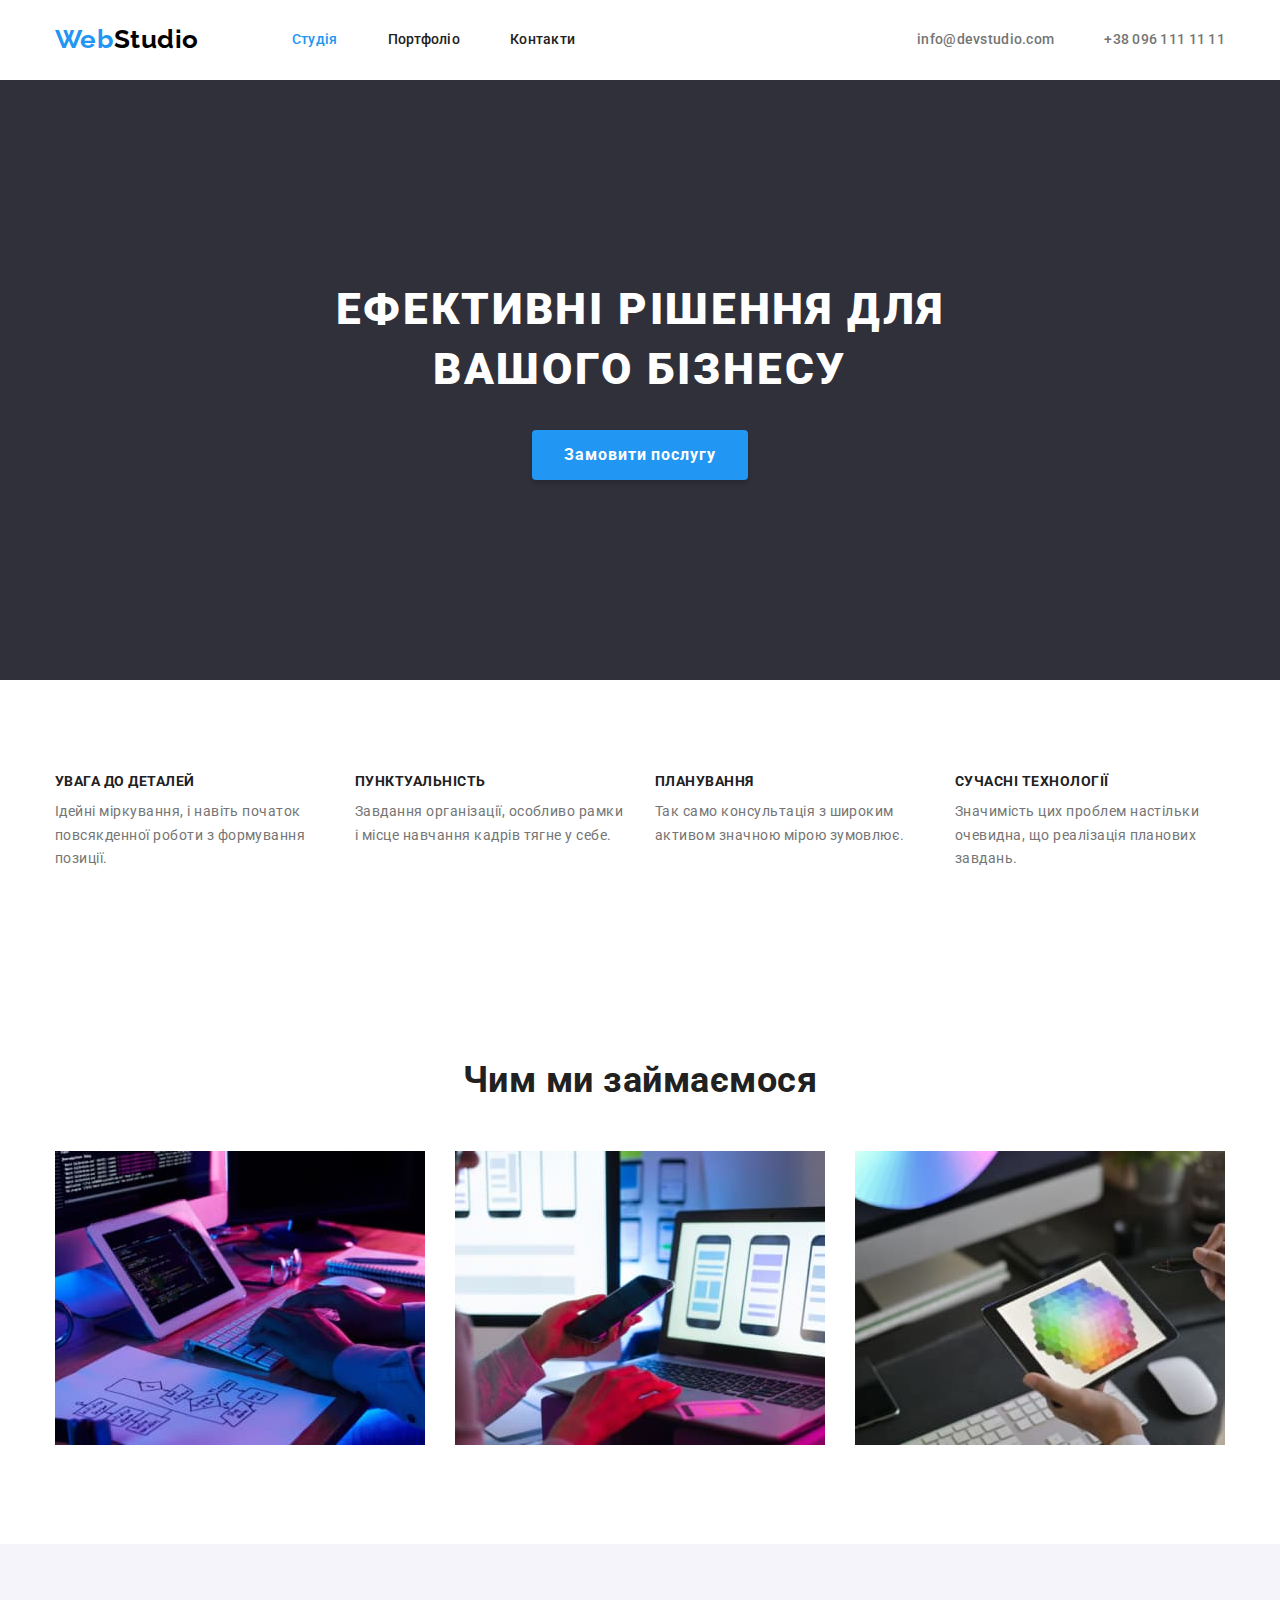
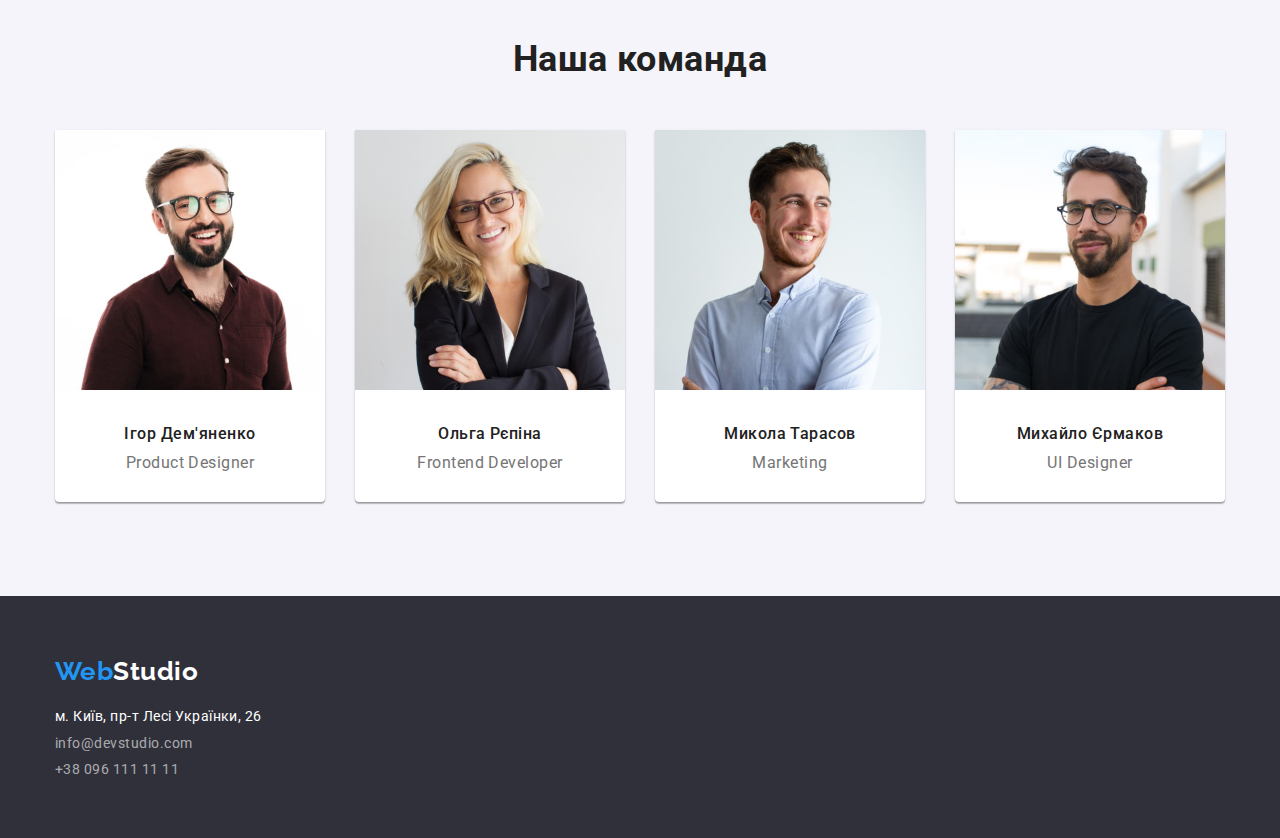
<file: index.html>
<!DOCTYPE html>
<html lang="uk">
  <head>
    <meta charset="UTF-8" />
    <meta name="viewport" content="width=device-width, initial-scale=1.0" />
    <title>WebStudio</title>
    <link rel="preconnect" href="https://fonts.googleapis.com" />
    <link rel="preconnect" href="https://fonts.gstatic.com" crossorigin />
    <link
      href="https://fonts.googleapis.com/css2?family=Raleway:wght@400;700&family=Roboto:wght@400;500;700;900&display=swap"
      rel="stylesheet"
    />
    <link
      rel="stylesheet"
      href="https://cdnjs.cloudflare.com/ajax/libs/modern-normalize/1.1.0/modern-normalize.min.css"
    />
    <link rel="stylesheet" href="css/style.css" />
  </head>
  <body>
    <header class="page-header">
      <!-- site nav -->
      <nav class="container main-nav">
        <a href="./index.html" class="logo list">
          <span class="color-blu">Web</span>
          <span class="color-black">Studio</span>
        </a>
        <ul class="site-nav list">
          <li class="nav"><a href="" class="link current">Студія</a></li>
          <li class="nav">
            <a href="./portfolio.html" class="link">Портфоліо</a>
          </li>
          <li class="nav"><a href="" class="link">Контакти</a></li>
        </ul>
        <!-- Contakt -->
        <ul class="contakt-nav list">
          <li class="item">
            <a href="mailto:info@devstudio.com" class="contakt"
              >info@devstudio.com</a
            >
          </li>
          <li class="item">
            <a href="tel:+380961111111" class="contakt">+38 096 111 11 11</a>
          </li>
        </ul>
      </nav>
    </header>
    <main>
      <!-- Hero -->
      <section class="hero section container">
        <h1 class="hero-title">Ефективні рішення для вашого бізнесу</h1>
        <button class="button">
          <span class="text-button">Замовити послугу</span>
        </button>
      </section>
      <!-- Feature -->
      <section class="section">
        <h2 hidden>Приклади робіт</h2>
        <div class="container feature">
          <ul class="feature-list list">
            <li class="item">
              <h3 class="title">УВАГА ДО ДЕТАЛЕЙ</h3>
              <p class="feature-text">
                Ідейні міркування, і навіть початок повсякденної роботи з
                формування позиції.
              </p>
            </li>
            <li class="item">
              <h3 class="title">ПУНКТУАЛЬНІСТЬ</h3>
              <p class="feature-text">
                Завдання організації, особливо рамки і місце навчання кадрів
                тягне у себе.
              </p>
            </li>
            <li class="item">
              <h3 class="title">ПЛАНУВАННЯ</h3>
              <p class="feature-text">
                Так само консультація з широким активом значною мірою зумовлює.
              </p>
            </li>
            <li class="item">
              <h3 class="title">СУЧАСНІ ТЕХНОЛОГІЇ</h3>
              <p class="feature-text">
                Значимість цих проблем настільки очевидна, що реалізація
                планових завдань.
              </p>
            </li>
          </ul>
        </div>
      </section>
      <section class="works section">
        <div class="container">
          <h2 class="works-title">Чим ми займаємося</h2>
          <ul class="list example">
            <li class="item">
              <img
                src="./imeges/keydoard.jpg"
                alt="Написання коду"
                width="370"
              />
            </li>
            <li class="item">
              <img
                src="./imeges/displey.jpg"
                alt="Мобільні додатки"
                width="370"
              />
            </li>
            <li class="item">
              <img
                src="./imeges/tablet.jpg"
                alt="Розробка логотипів"
                width="370"
              />
            </li>
          </ul>
        </div>
      </section>
      <!-- Team -->
      <section class="team section">
        <div class="container">
          <h2 class="team-title">Наша команда</h2>
          <ul class="list team-list">
            <li class="item">
              <div class="backgr-color">
                <img
                  class="photo-team"
                  src="./imeges/igor.jpg"
                  alt="Ігор Демʼяненко"
                  width="270"
                />
                <h3 class="team-name">Ігор Дем'яненко</h3>
                <p class="team-prof">
                  <span lang="en"> Product Designer</span>
                </p>
              </div>
            </li>

            <li class="item">
              <div class="backgr-color">
                <img
                  class="photo-team"
                  src="./imeges/olga.jpg"
                  alt="Ольга Рєпіна"
                  width="270"
                />
                <h3 class="team-name">Ольга Рєпіна</h3>
                <p class="team-prof">
                  <span lang="en"> Frontend Developer </span>
                </p>
              </div>
            </li>

            <li class="item">
              <div class="backgr-color">
                <img
                  class="photo-team"
                  src="./imeges/mukola.jpg"
                  alt="Микола Тарасов"
                  width="270"
                />
                <h3 class="team-name">Микола Тарасов</h3>
                <p class="team-prof"><span lang="en"> Marketing </span></p>
              </div>
            </li>
            <li class="item">
              <div class="backgr-color">
                <img
                  class="photo-team"
                  src="./imeges/myhaylo.jpg"
                  alt="Михайло Єрмаков"
                  width="270"
                />
                <h3 class="team-name">Михайло Єрмаков</h3>
                <p class="team-prof"><span lang="en"> UI Designer </span></p>
              </div>
            </li>
          </ul>
        </div>
      </section>
    </main>
    <!-- footer -->
    <footer class="footer">
      <div class="container">
        <a class="footer-logo" href="#"
          ><span class="color-blu">Web</span
          ><span class="color-white">Studio</span></a
        >
      </div>
      <div class="container">
        <address class="address">
          <ul class="list">
            <li>
              <span class="address-name">м. Київ, пр-т Лесі Українки, 26</span>
            </li>
            <li>
              <a href="mailto:info@devstudio.com" class="address-mail list"
                >info@devstudio.com</a
              >
            </li>
            <li>
              <a href="tel:+380961111111" class="address-tel list"
                >+38 096 111 11 11</a
              >
            </li>
          </ul>
        </address>
      </div>
    </footer>
  </body>
</html>
</file>
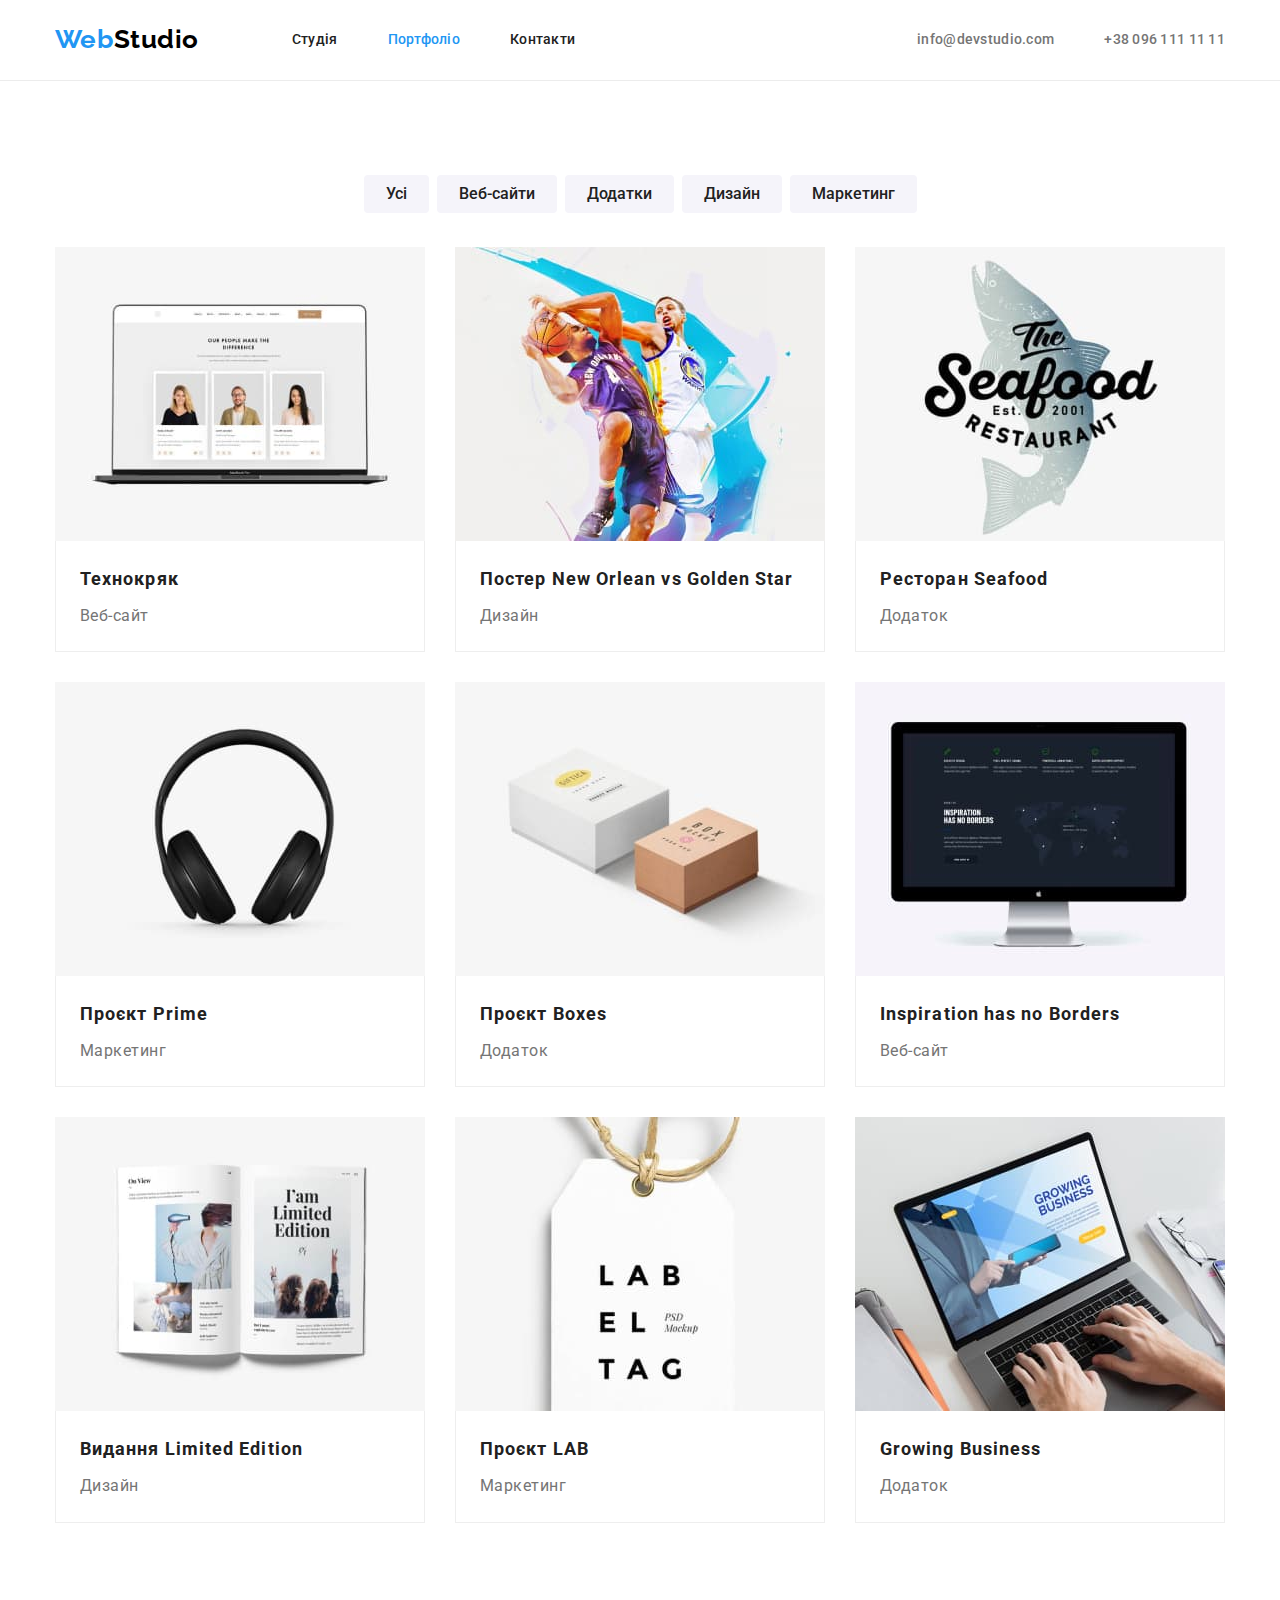
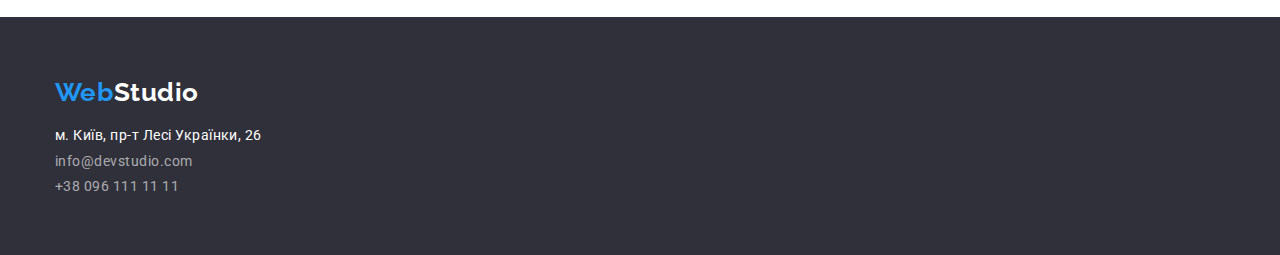
<file: portfolio.html>
<!DOCTYPE html>
<html lang="uk">
  <head>
    <meta charset="UTF-8" />
    <meta name="viewport" content="width=device-width, initial-scale=1.0" />
    <title>Portfolio</title>
    <link rel="preconnect" href="https://fonts.googleapis.com" />
    <link rel="preconnect" href="https://fonts.gstatic.com" crossorigin />
    <link
      href="https://fonts.googleapis.com/css2?family=Raleway:wght@400;700&family=Roboto:wght@400;500;700;900&display=swap"
      rel="stylesheet"
    />
    <link
      rel="stylesheet"
      href="https://cdnjs.cloudflare.com/ajax/libs/modern-normalize/1.1.0/modern-normalize.min.css"
    />
    <link rel="stylesheet" href="css/style.css" />
  </head>
  <body>
    <header class="header">
      <!-- Site nav -->
      <nav class="container main-nav">
        <a href="./portfolio.html" class="logo list">
          <span class="color-blu">Web</span>
          <span class="color-black">Studio</span>
        </a>
        <ul class="site-nav list">
          <li class="nav"><a href="./index.html" class="link">Студія</a></li>
          <li class="nav"><a href="" class="link current">Портфоліо</a></li>
          <li class="nav"><a href="" class="link">Контакти</a></li>
        </ul>
        <!-- Contakt -->
        <ul class="contakt-nav list">
          <li class="item">
            <a href="mailto:info@devstudio.com" class="contakt"
              >info@devstudio.com</a
            >
          </li>
          <li class="item">
            <a href="tel:+380961111111" class="contakt">+38 096 111 11 11</a>
          </li>
        </ul>
      </nav>
    </header>
    <main>
      <section class="container section">
        <!-- список кнопок -->
        <div class="portfolio">
          <h1 hidden>Посилання на роботи</h1>
          <ul class="list-button list">
            <li class="item">
              <button type="button" class="buttons">Усі</button>
            </li>
            <li class="item">
              <button type="button" class="buttons">Веб-сайти</button>
            </li>
            <li class="item">
              <button type="button" class="buttons">Додатки</button>
            </li>
            <li class="item">
              <button type="button" class="buttons">Дизайн</button>
            </li>
            <li class="item">
              <button type="button" class="buttons">Маркетинг</button>
            </li>
          </ul>

          <!-- Портфолио работ -->
          <ul class="card list">
            <li class="item">
              <a href="" class="card-img list"
                ><img
                  class="img-project"
                  src="./imeges/prew.jpg"
                  alt="демонстрація робіт"
                  width="370"
                />
                <div class="text-title">
                  <h2 class="card-title">Технокряк</h2>
                  <p class="card-text">Веб-сайт</p>
                </div>
              </a>
            </li>
            <li class="item">
              <a href="" class="card-img list">
                <img
                  class="img-project"
                  src="./imeges/bascet.jpg"
                  alt="постер гравців у баскетбол"
                  width="370"
                />
                <div class="text-title">
                  <h2 class="card-title">
                    Постер <span lang="en"> New Orlean vs Golden Star </span>
                  </h2>
                  <p class="card-text">Дизайн</p>
                </div>
              </a>
            </li>
            <li class="item">
              <a href="" class="card-img list">
                <img
                  class="img-project"
                  src="./imeges/seafood.jpg"
                  alt="логотип ресторану морепродуктів"
                  width="370"
                />
                <div class="text-title">
                  <h2 class="card-title">Ресторан Seafood</h2>
                  <p class="card-text list">Додаток</p>
                </div>
              </a>
            </li>
            <li class="item">
              <a href="" class="card-img list">
                <img
                  class="img-project"
                  src="./imeges/headphones.jpg"
                  alt="навушники"
                  width="370"
                />
                <div class="text-title">
                  <h2 class="card-title">Проєкт Prime</h2>
                  <p class="card-text">Маркетинг</p>
                </div>
              </a>
            </li>
            <li class="item">
              <a href="" class="card-img list">
                <img
                  class="img-project"
                  src="./imeges/box.jpg"
                  alt="дві коробки"
                  width="370"
                />
                <div class="text-title">
                  <h2 class="card-title">Проєкт Boxes</h2>
                  <p class="card-text">Додаток</p>
                </div>
              </a>
            </li>
            <li class="item">
              <a href="" class="card-img list">
                <img
                  class="img-project"
                  src="./imeges/monitor.jpg"
                  alt="монітор"
                  width="370"
                />
                <div class="text-title">
                  <h2 class="card-title">
                    <span lang="en"> Inspiration has no Borders </span>
                  </h2>
                  <p class="card-text">Веб-сайт</p>
                </div>
              </a>
            </li>
            <li class="item">
              <a href="" class="card-img list">
                <img
                  class="img-project"
                  src="./imeges/boock.jpg"
                  alt="розгорнута книга"
                  width="370"
                />
                <div class="text-title">
                  <h2 class="card-title">
                    Видання <span lang="en"> Limited Edition</span>
                  </h2>
                  <p class="card-text">Дизайн</p>
                </div>
              </a>
            </li>
            <li class="item">
              <a href="" class="card-img list">
                <img
                  class="img-project"
                  src="./imeges/label.jpg"
                  alt="логотип проекту"
                  width="370"
                />
                <div class="text-title">
                  <h2 class="card-title">Проєкт LAB</h2>
                  <p class="card-text">Маркетинг</p>
                </div>
              </a>
            </li>
            <li class="item">
              <a href="" class="card-img list">
                <img
                  class="img-project"
                  src="./imeges/noutebook.jpg"
                  alt="процюємо віддалено"
                  width="370"
                />
                <div class="text-title">
                  <h2 class="card-title">
                    <span lang="en">Growing Business</span>
                  </h2>
                  <p class="card-text">Додаток</p>
                </div>
              </a>
            </li>
          </ul>
        </div>
      </section>
    </main>
    <footer class="footer">
      <div class="container">
        <a class="footer-logo" href="#">
          <span class="color-blu" lang="en">Web</span>
          <span class="color-white" lang="en">Studio</span>
        </a>
      </div>
      <div class="container">
        <address class="address">
          <span class="address-name">м. Київ, пр-т Лесі Українки, 26</span>
          <a href="mailto:info@devstudio.com" class="address-mail list"
            >info@devstudio.com</a
          >
          <a href="tel:+380961111111" class="address-tel list"
            >+38 096 111 11 11</a
          >
        </address>
      </div>
    </footer>
  </body>
</html>
</file>
<file: css/style.css>
/* 
цвет ховера текста #2196F3
главный цвет текста #212121
вторичный цвет текста #757575
цвет главного заголовка #FFFFFF
вторичный цвет фона #F5F4FA

 */
:root {
  --text-color: #000000;
  --secondary-text-color: #757575;
  --prymery-text-color: #212121;
  --accent-color: #2196f3;
  --pramery-white-color: #ffffff;
  --pramery-footer-text-color: rgba(255, 255, 255, 0.6);
  --backgroundcolor-hero: #2f303a;
  --pramery-footer-color: #2f303a;
  --secondary-backgraund-color: #f5f4fa;
}

/* Body */

body {
  background-color: var(--pramery-white-color);
  color: var(--prymery-text-color);

  font-family: Roboto, sans-serif;
  letter-spacing: 0.03em;
}

/* Утилиты */

h1,
h2,
h3,
h4,
h5,
h6,
p {
  margin-top: 0;
  margin-bottom: 0;
}

.list {
  margin: 0;
  padding: 0;
  list-style: none;
  text-decoration: none;
}

.container {
  width: 1200px;
  padding-left: 15px;
  padding-right: 15px;
  margin-left: auto;
  margin-right: auto;
}

.section {
  padding-top: 94px;
  padding-bottom: 94px;
}

/* header */

.header {
  border-bottom: 1px solid #ececec;
}

.logo {
  display: block;
  font-size: 0;
  padding-top: 24px;
  padding-bottom: 25px;
  margin-right: 93px;
}

.logo .color-blu {
  color: var(--accent-color);

  font-family: Raleway, sans-serif;
  font-weight: 700;
  font-size: 26px;
  line-height: 1.2;
}
.logo .color-black {
  color: var(--text-color);

  font-family: Raleway, sans-serif;
  font-weight: 700;
  font-size: 26px;
  line-height: 1.2;
}

/* Main-nav */

.main-nav {
  display: flex;
  align-items: center;
}

/* site nav */

.site-nav {
  display: flex;
}

.site-nav .nav {
  margin-right: 50px;
}
.site-nav .nav:last-child {
  margin-right: 0;
}

.site-nav .link {
  color: var(--prymery-text-color);
  padding-top: 32px;
  padding-bottom: 32px;
  display: block;

  font-weight: 500;
  font-size: 14px;
  line-height: 1.14;
  letter-spacing: 0.02em;
  text-decoration: none;
}
.site-nav .link:hover,
.site-nav .link:focus {
  color: var(--accent-color);
}
.site-nav .current {
  color: var(--accent-color);
}

.cont-list {
  display: flex;
}

.contakt-nav {
  display: flex;
  margin-left: auto;
}
.contakt-nav .item + .item {
  margin-left: 50px;
}

.contakt-nav .contakt {
  color: var(--secondary-text-color);
  text-decoration: none;
  display: block;
  padding-top: 32px;
  padding-bottom: 32px;

  font-weight: 500;
  font-size: 14px;
  line-height: 1.14;
  letter-spacing: 0.02em;
}
.contakt-nav .contakt:hover,
.contakt-nav .contakt:focus {
  color: var(--accent-color);
}

/* Hero */
.hero {
  background-color: var(--backgroundcolor-hero);
  width: 100%;
  text-align: center;
  padding-top: 200px;
  padding-bottom: 200px;
}
.hero .hero-title {
  margin-bottom: 30px;
  color: var(--pramery-white-color);
  width: 696px;
  margin-left: auto;
  margin-right: auto;

  font-weight: 900;
  font-size: 44px;
  line-height: 1.36;
  letter-spacing: 0.06em;
  text-transform: uppercase;
}

.button {
  color: var(--pramery-white-color);
  background-color: var(--accent-color);
  cursor: pointer;
  box-shadow: 0px 4px 4px rgba(0, 0, 0, 0.15);
  border-radius: 4px;
  border: 0;

  font-weight: 700;
  font-size: 16px;
  line-height: 1.88;
  letter-spacing: 0.06em;
  padding: 10px 32px;
}

/* Feature */

.feature-list {
  display: flex;
}
.feature-list .item + .item {
  margin-left: 30px;
}

.feature-list .item {
  width: 270px;
}

.feature-list .title {
  margin-bottom: 10px;
  font-weight: 700;
  font-size: 14px;
  line-height: 1.14;
  text-transform: uppercase;
  text-align: left;
}

.feature-list .feature-text {
  color: var(--secondary-text-color);

  font-weight: 400;
  font-size: 14px;
  line-height: 1.7;
  text-align: left;
}

/* Works */

.example {
  display: flex;
}

.example .item + .item {
  margin-left: 30px;
}
.works .works-title {
  margin-bottom: 50px;

  font-weight: 700;
  font-size: 36px;
  line-height: 1.17;
  text-align: center;
}

/* Team */

.team {
  background-color: var(--secondary-backgraund-color);
  text-align: center;
}

.team-list {
  display: flex;
}

.team-list .item + .item {
  margin-left: 30px;
}

.backgr-color {
  background-color: var(--pramery-white-color);
  box-shadow: 0px 1px 3px rgba(0, 0, 0, 0.12), 0px 1px 1px rgba(0, 0, 0, 0.14),
    0px 2px 1px rgba(0, 0, 0, 0.2);
  border-radius: 0px 0px 4px 4px;
}

.team .team-title {
  margin-bottom: 50px;

  font-weight: 700;
  font-size: 36px;
  line-height: 1.17;
  text-align: center;
}
.team .photo-team {
  margin-bottom: 30px;
}

.team .team-name {
  margin-bottom: 10px;
  font-weight: 500;
  font-size: 16px;
  line-height: 1.19;
}
.team .team-prof {
  color: var(--secondary-text-color);
  padding-bottom: 30px;

  font-weight: 400;
  font-size: 16px;
  line-height: 1.19;
}

/* Footer */

.footer {
  background-color: var(--pramery-footer-color);
  display: flex;
  flex-direction: column;
  padding-top: 60px;
  padding-bottom: 60px;
}
.footer-logo {
  display: inline-block;
  margin-bottom: 20px;
  font-size: 0;
  text-decoration: none;
}
.footer-logo .color-blu {
  color: var(--accent-color);

  font-family: Raleway, sans-serif;
  font-weight: 700;
  font-size: 26px;
  line-height: 1.19;
}
.footer-logo .color-white {
  color: var(--pramery-white-color);

  font-family: Raleway, sans-serif;
  font-weight: 700;
  font-size: 26px;
  line-height: 1.19;
}

.address {
  display: flex;
  flex-direction: column;
}

.address .address-name {
  color: var(--pramery-white-color);
  margin-bottom: 9px;
  display: inline-block;

  font-style: normal;
  font-weight: 400;
  font-size: 14px;
  line-height: 1.17;
}

.address-mail {
  margin-bottom: 9px;
}

.address .address-mail,
.address-tel {
  color: var(--pramery-footer-text-color);

  display: inline-block;

  font-style: normal;
  font-weight: 400;
  font-size: 14px;
  line-height: 1.17;
}
.address-mail:hover,
.address-mail:focus {
  color: var(--accent-color);
}
.address-tel:hover,
.address-tel:focus {
  color: var(--accent-color);
}

/* Portfolio */

.portfolio {
  display: inline-block;
}

.list-button {
  display: flex;
  justify-content: center;
}
.list-button .item + .item {
  margin-left: 8px;
}

.list-button .buttons {
  color: var(--prymery-text-color);
  background-color: var(--secondary-backgraund-color);
  margin-bottom: 34px;
  padding: 6px 22px;
  border-radius: 4px;
  border: 0;

  font-weight: 500;
  font-size: 16px;
  line-height: 1.63;
  cursor: pointer;
}
.list-button .buttons:hover,
.list-button .buttons:focus {
  color: var(--pramery-white-color);
  background-color: var(--accent-color);
  box-shadow: 0px 3px 1px rgba(0, 0, 0, 0.1), 0px 1px 2px rgba(0, 0, 0, 0.08),
    0px 2px 2px rgba(0, 0, 0, 0.12);
}

.card {
  display: flex;
  flex-wrap: wrap;
}

.card .item {
  width: calc(100%-30px / 3);
  display: inline-block;
  margin-bottom: 30px;
  margin-right: 30px;
}

.card .item:nth-child(3n) {
  margin-right: 0px;
}

.card .item:nth-last-child(-n + 3) {
  margin-bottom: 0px;
}

.card .img-project {
  display: block;
}

.text-title {
  border: 1px solid #eeeeee;
  border-top: none;
}

.card .card-title {
  color: var(--prymery-text-color);
  margin-bottom: 4px;
  padding-top: 20px;
  padding-left: 24px;

  font-weight: 700;
  font-size: 18px;
  line-height: 2;
  letter-spacing: 0.06em;
}
.card .card-text {
  color: var(--secondary-text-color);
  margin-bottom: 20px;
  padding-left: 24px;

  font-weight: 400;
  font-size: 16px;
  line-height: 1.88;
}
</file>
